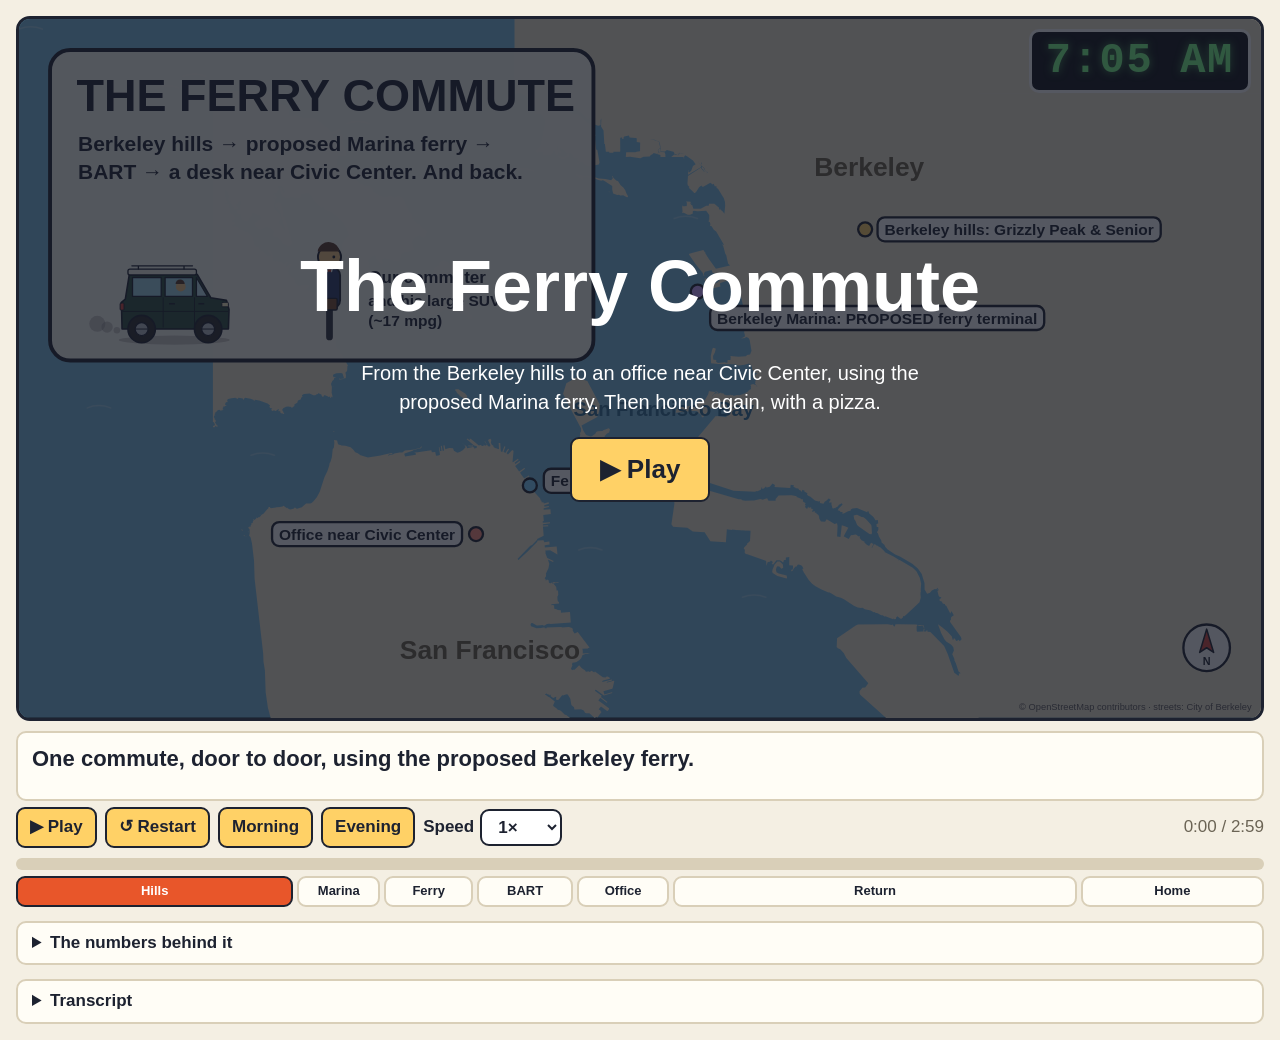
<file: index.html>
<!doctype html>
<html lang="en">
<head>
<meta charset="utf-8">
<meta name="viewport" content="width=device-width, initial-scale=1">
<title>The Ferry Commute</title>
<link rel="stylesheet" href="css/style.css">
</head>
<body>
<main>
  <div class="stagewrap">
    <canvas id="stage" aria-label="Animated cartoon of the Berkeley ferry commute; the transcript below describes every scene"></canvas>
    <div id="hud">
      <div id="clock" aria-live="off">7:05 AM</div>
      <div id="jump" hidden></div>
    </div>
    <div id="card" hidden></div>
    <div id="splash">
      <h1>The Ferry Commute</h1>
      <p>From the Berkeley hills to an office near Civic Center, using the proposed Marina ferry. Then home again, with a pizza.</p>
      <button id="splashPlay">▶ Play</button>
    </div>
  </div>
  <p id="caption" aria-live="polite"></p>
  <div id="controls">
    <button id="play" aria-pressed="false">▶ Play</button>
    <button id="restart">↺ Restart</button>
    <button id="morning">Morning</button>
    <button id="evening">Evening</button>
    <label>Speed
      <select id="speed">
        <option value="0.5">0.5×</option>
        <option value="1" selected>1×</option>
        <option value="1.5">1.5×</option>
        <option value="2">2×</option>
      </select>
    </label>
    <span id="stime"></span>
  </div>
  <div id="track" role="slider" aria-label="Seek"><div id="bar"></div></div>
  <div id="chapters"></div>

  <details>
    <summary>The numbers behind it</summary>
    <table id="inputs"></table>
  </details>
  <details>
    <summary>Transcript</summary>
    <ol id="transcript"></ol>
  </details>
</main>
<script src="js/geo.js"></script>
<script src="js/config.js"></script>
<script src="js/timeline.js"></script>
<script src="js/art.js"></script>
<script src="js/scenes.js"></script>
<script src="js/player.js"></script>
</body>
</html>
</file>
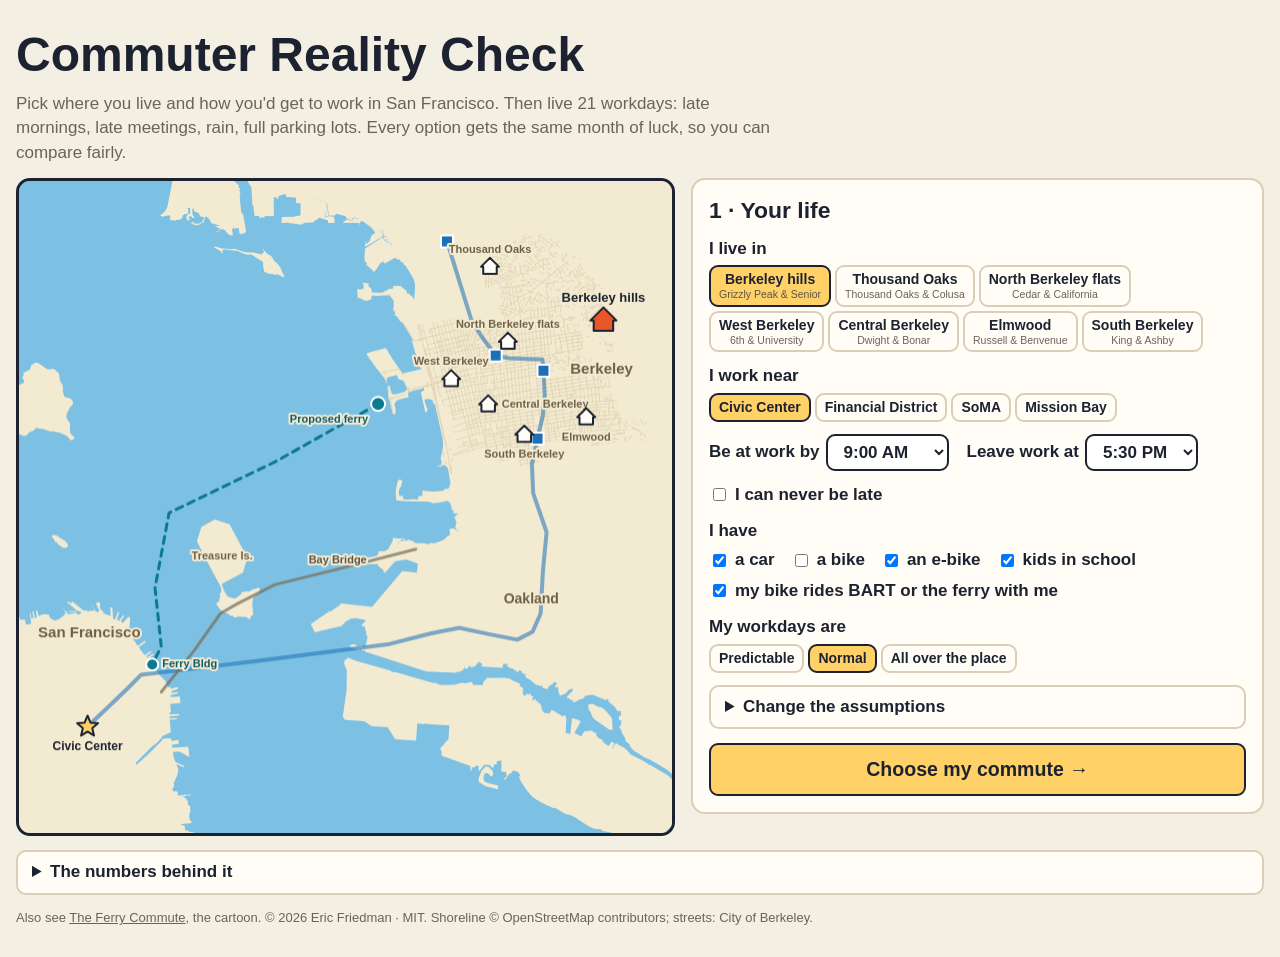
<file: play.html>
<!doctype html>
<html lang="en">
<head>
<meta charset="utf-8">
<meta name="viewport" content="width=device-width, initial-scale=1">
<title>Commuter Reality Check</title>
<link rel="stylesheet" href="css/style.css">
<link rel="stylesheet" href="css/play.css">
</head>
<body>
<main class="play">
  <header class="ptitle">
    <h1>Commuter Reality Check</h1>
    <p>Pick where you live and how you'd get to work in San Francisco. Then live 21 workdays: late mornings, late meetings, rain, full parking lots. Every option gets the same month of luck, so you can compare fairly.</p>
  </header>

  <div class="playgrid">
    <div class="mapwrap">
      <canvas id="map" aria-label="Map of Berkeley and San Francisco. Tap a house to choose where you live."></canvas>
      <div id="hudbar" hidden>
        <span id="hDay">Day 1</span>
        <span id="hCost">$0</span>
        <span id="hHours">0 h</span>
        <span id="hLate">0 late</span>
        <span id="hBad"></span>
      </div>
    </div>

    <div class="panel">
      <!-- STEP 1: your life -->
      <section id="setup">
        <h2>1 · Your life</h2>
        <div class="field"><span class="flabel">I live in</span><div class="seg" id="homeSeg"></div></div>
        <div class="field"><span class="flabel">I work near</span><div class="seg" id="destSeg"></div></div>
        <div class="field row2">
          <label>Be at work by <select id="arrive"></select></label>
          <label>Leave work at <select id="leave"></select></label>
        </div>
        <div class="field"><label class="strict"><input type="checkbox" id="strict"> I can never be late</label></div>
        <div class="field"><span class="flabel">I have</span>
          <div class="checks">
            <label><input type="checkbox" id="hasCar"> a car</label>
            <label><input type="checkbox" id="hasBike"> a bike</label>
            <label><input type="checkbox" id="hasEbike"> an e-bike</label>
            <label><input type="checkbox" id="kids"> kids in school</label>
            <label><input type="checkbox" id="bikeAlong"> my bike rides BART or the ferry with me</label>
          </div>
        </div>
        <div class="field"><span class="flabel">My workdays are</span><div class="seg" id="schedSeg"></div></div>
        <details class="tweaks">
          <summary>Change the assumptions</summary>
          <label>Ferry lot is usually full by <select id="fill"></select></label>
          <label>An hour of my time is worth <output id="votOut"></output><input type="range" id="vot" min="0" max="75" step="5"></label>
          <label><input type="checkbox" id="rainLyft"> When it rains, I take a Lyft instead of biking</label>
        </details>
        <button id="toPick" class="big">Choose my commute →</button>
      </section>

      <!-- STEP 2: pick a strategy -->
      <section id="pick" hidden>
        <h2>2 · How will you get there?</h2>
        <p class="note">Times and costs below are for a day when nothing goes wrong. Ferry options use the <b>proposed</b> Berkeley ferry, which doesn't run yet.</p>
        <div id="cards"></div>
        <button id="backSetup" class="ghost">← Change my life</button>
      </section>

      <!-- STEP 3: the month -->
      <section id="month" hidden>
        <h2 id="mTitle">3 · Your month</h2>
        <div id="cal" aria-label="The month, one square per workday"></div>
        <div id="dayCard" aria-live="polite"></div>
        <div class="mctl">
          <button id="mPlay">❚❚ Pause</button>
          <label>Speed <select id="mSpeed"><option value="0.5">½×</option><option value="1" selected>1×</option><option value="2">2×</option><option value="4">4×</option></select></label>
          <button id="mSkip">Skip to the results →</button>
        </div>
      </section>

      <!-- STEP 4: results -->
      <section id="results" hidden>
        <h2>4 · How the month went</h2>
        <div id="verdict"></div>
        <div id="board"></div>
        <p class="note">Tap any row to replay <b>the same month</b> with that option.</p>
        <div class="rbtns">
          <button id="newMonth">🎲 New month, new luck</button>
          <button id="again" class="ghost">← Change my life</button>
        </div>
      </section>
    </div>
  </div>

  <details>
    <summary>The numbers behind it</summary>
    <div id="assump"></div>
  </details>
  <p class="foot">Also see <a href="https://ericdf.github.io/berkeley-ferry-commute/">The Ferry Commute</a>, the cartoon. © 2026 Eric Friedman · MIT. Shoreline © OpenStreetMap contributors; streets: City of Berkeley.</p>
</main>
<script src="js/geo.js"></script>
<script src="js/play-geo.js"></script>
<script src="js/play-config.js"></script>
<script src="js/play-sim.js"></script>
<script src="js/play-ui.js"></script>
</body>
</html>
</file>
<file: css/style.css>
:root {
  --bg: #f4efe3;
  --ink: #1d2230;
  --panel: #fffdf6;
  --accent: #e8562a;
  --muted: #6b6455;
  --line: #d9cfb8;
}
@media (prefers-color-scheme: dark) {
  :root { --bg: #161a24; --ink: #eef0f5; --panel: #222838; --muted: #a9b0c0; --line: #39415a; }
}
* { box-sizing: border-box; }
body {
  margin: 0;
  background: var(--bg);
  color: var(--ink);
  font: 17px/1.45 "Avenir Next", "Segoe UI", "Helvetica Neue", Arial, sans-serif;
}
main { max-width: 1280px; margin: 0 auto; padding: 16px; overflow-x: hidden; }
main > * { min-width: 0; }
.stagewrap { min-width: 0; position: relative; border-radius: 14px; overflow: hidden; border: 3px solid var(--ink); background: #000; }
canvas { display: block; width: 100%; aspect-ratio: 16 / 9; }

#hud { position: absolute; top: 10px; right: 10px; display: flex; flex-direction: column; align-items: flex-end; gap: 6px; pointer-events: none; }
#clock {
  font: 800 clamp(20px, 3.4vw, 42px)/1 ui-monospace, "SF Mono", Menlo, Consolas, monospace;
  background: #0d0f14; color: #7CFF8A; padding: 8px 14px; border-radius: 10px;
  border: 3px solid #fff; letter-spacing: 0.04em; text-shadow: 0 0 8px rgba(124,255,138,0.6);
}
#jump { background: #ffd166; color: #1d2230; font-weight: 900; font-size: clamp(14px, 2vw, 22px); padding: 4px 10px; border-radius: 8px; border: 3px solid #1d2230; }

#card {
  position: absolute; left: 3%; top: 6%; width: min(560px, 60%); max-height: 88%; overflow: auto;
  background: rgba(255, 253, 246, 0.97); color: #1d2230; border: 4px solid #1d2230; border-radius: 16px;
  padding: 14px 20px; font-size: clamp(12px, 1.45vw, 17px); box-shadow: 6px 6px 0 rgba(0,0,0,0.25);
}
#card h2 { margin: 0 0 6px; font-size: 1.6em; }
#card h3 { margin: 10px 0 2px; font-size: 1.05em; color: #a8401e; }
#card .row { display: flex; justify-content: space-between; gap: 12px; border-bottom: 1px dotted #c9bea4; padding: 2px 0; }
#card .row b { white-space: nowrap; }
#card .row.big { font-size: 1.25em; border-bottom: 2px solid #1d2230; }
#card .row.sub { color: #5b1a9a; font-size: 1.1em; }
#card .row.cold b { color: #1d6fb8; }
#card .def { margin: 6px 0 0; font-size: 0.9em; color: #5c5446; }
#card .sep { height: 8px; }

#splash {
  position: absolute; inset: 0; display: flex; flex-direction: column; align-items: center; justify-content: center; text-align: center;
  background: rgba(20, 24, 36, 0.72); color: #fff; padding: 16px;
}
#splash[hidden] { display: none; }
#splash h1 { margin: 0; font-size: clamp(28px, 6vw, 72px); }
#splash p { max-width: 640px; font-size: clamp(14px, 2vw, 20px); }
#splash button { font-size: clamp(18px, 2.4vw, 26px); padding: 12px 28px; }

#caption {
  min-height: 3.2em; margin: 10px 0 6px; padding: 10px 14px; background: var(--panel); border: 2px solid var(--line);
  border-radius: 10px; font-size: clamp(16px, 1.9vw, 22px); font-weight: 600;
}
#controls { display: flex; flex-wrap: wrap; gap: 8px; align-items: center; }
button, select {
  font: inherit; font-weight: 700; color: #1d2230; background: #ffd166; border: 2px solid #1d2230; border-radius: 9px;
  padding: 6px 12px; cursor: pointer;
}
button:hover { filter: brightness(1.05); }
button:focus-visible, select:focus-visible { outline: 3px solid var(--accent); outline-offset: 2px; }
select { background: #fff; }
label { font-weight: 700; display: flex; gap: 6px; align-items: center; }
#stime { margin-left: auto; font-variant-numeric: tabular-nums; color: var(--muted); }
#track { height: 12px; background: var(--line); border-radius: 6px; margin: 10px 0 6px; cursor: pointer; overflow: hidden; }
#bar { height: 100%; width: 0; background: var(--accent); }
#chapters { display: flex; gap: 4px; }
.chap { flex: 1 1 0; min-width: 0; padding: 4px 2px; font-size: 13px; background: var(--panel); color: var(--ink); border: 2px solid var(--line); overflow: hidden; text-overflow: ellipsis; white-space: nowrap; }
.chap.on { background: var(--accent); color: #fff; border-color: var(--ink); }
details { margin-top: 14px; background: var(--panel); border: 2px solid var(--line); border-radius: 10px; padding: 8px 14px; }
summary { font-weight: 800; cursor: pointer; }
table { border-collapse: collapse; width: 100%; margin-top: 8px; font-size: 15px; }
th, td { text-align: left; vertical-align: top; padding: 4px 8px; border-bottom: 1px solid var(--line); }
th { width: 34%; }
#transcript { font-size: 15px; padding-left: 1.4em; }
#transcript i { color: var(--muted); }

@media (max-width: 700px) {
  main { padding: 8px 16px; }
  .stagewrap { border-width: 2px; }
  /* the card moves below the picture so it never covers the route */
  #card { position: static; width: auto; max-height: none; border-radius: 0; border-width: 0 0 3px; box-shadow: none; font-size: 15px; }
  .stagewrap { display: flex; flex-direction: column; }
  /* the clock gets its own strip above the picture so it never covers the route */
  #hud { position: static; order: -1; flex-direction: row-reverse; justify-content: flex-start; align-items: center; padding: 6px; background: #0d0f14; }
  #clock { padding: 4px 8px; border-width: 2px; }
  .chap { font-size: 11px; flex-grow: 1 !important; }
  #card .row { flex-wrap: wrap; }
  #card .row b { white-space: normal; margin-left: auto; text-align: right; }
  #stime { width: 100%; margin-left: 0; }
}
</file>
<file: css/play.css>
/* Commuter Reality Check — layered on css/style.css (same palette and buttons) */
.play .ptitle h1 { margin: 4px 0 2px; font-size: clamp(28px, 5vw, 48px); }
.play .ptitle p { margin: 0 0 12px; max-width: 760px; color: var(--muted); }

.playgrid { display: grid; grid-template-columns: minmax(0, 1.15fr) minmax(0, 1fr); gap: 16px; align-items: start; }
@media (max-width: 860px) { .playgrid { grid-template-columns: 1fr; } }

.mapwrap { position: sticky; top: 8px; border: 3px solid var(--ink); border-radius: 14px; overflow: hidden; background: #7cc0e3; }
@media (max-width: 860px) { .mapwrap { position: relative; top: 0; } }
#map { display: block; width: 100%; aspect-ratio: 1 / 1; cursor: pointer; }
@media (max-width: 860px) { #map { aspect-ratio: 4 / 3; } }

#hudbar { display: flex; flex-wrap: wrap; gap: 6px 14px; padding: 8px 12px; background: #0d0f14; color: #7CFF8A;
  font: 700 clamp(14px, 1.8vw, 18px)/1.2 ui-monospace, "SF Mono", Menlo, Consolas, monospace; }
#hudbar[hidden] { display: none; }
#hBad { color: #ff8a7a; }

.panel { background: var(--panel); border: 2px solid var(--line); border-radius: 14px; padding: 12px 16px 16px; min-width: 0; }
.panel h2 { margin: 2px 0 10px; font-size: 1.35em; }
.panel section[hidden] { display: none; }

.field { margin: 0 0 12px; }
.flabel { display: block; font-weight: 800; margin-bottom: 4px; }
.row2 { display: flex; flex-wrap: wrap; gap: 8px 18px; }
.seg { display: flex; flex-wrap: wrap; gap: 6px; }
.seg { gap: 4px; }
.seg button { background: var(--panel); color: var(--ink); border-color: var(--line); font-weight: 700; font-size: 14px; padding: 4px 8px; line-height: 1.2; }
.seg button small { display: block; font-weight: 500; font-size: 0.75em; color: var(--muted); }
.seg button.on { background: #ffd166; color: #1d2230; border-color: #1d2230; }
.seg button.on small { color: #5c5446; }
.checks { display: flex; flex-wrap: wrap; gap: 6px 16px; }
.checks label, .tweaks label { font-weight: 600; }
.tweaks { margin: 4px 0 14px; }
.tweaks label { display: flex; flex-wrap: wrap; align-items: center; gap: 6px 10px; margin: 8px 0; }
.tweaks input[type=range] { flex: 1 1 160px; }
.tweaks output { font-weight: 800; min-width: 3.5em; }

button.big { font-size: 1.15em; padding: 10px 18px; width: 100%; }
button.ghost { background: transparent; color: var(--ink); border-color: var(--line); }
.note { color: var(--muted); font-size: 0.92em; margin: 0 0 10px; }

#cards { display: grid; gap: 8px; margin-bottom: 12px; }
.scard { display: grid; grid-template-columns: 1fr auto; gap: 2px 10px; text-align: left; width: 100%;
  background: #fff; color: #1d2230; border: 2px solid #1d2230; border-radius: 12px; padding: 10px 12px; }
.scard .sl { font-weight: 800; font-size: 1.05em; }
.scard .sm { color: #5c5446; font-weight: 600; font-size: 0.9em; }
.scard .sv { grid-row: 1 / span 2; grid-column: 2; align-self: center; font-weight: 800; text-align: right; font-size: 0.95em; }
.scard.ferry { border-left: 10px solid #0b7a8f; }
.scard.bart { border-left: 10px solid #1d6fb8; }
.scard.car { border-left: 10px solid #e8562a; }

#cal { display: grid; grid-template-columns: repeat(7, 1fr); gap: 4px; margin-bottom: 10px; }
#cal .dsq { aspect-ratio: 1.6 / 1; border-radius: 6px; border: 2px solid var(--line); background: transparent;
  font: 700 12px/1 ui-monospace, Menlo, monospace; display: flex; align-items: center; justify-content: center; color: var(--muted); padding: 0; }
#cal .dsq.ok { background: #bfe7c6; border-color: #2a9d4b; color: #1d4d27; }
#cal .dsq.meh { background: #ffe3a3; border-color: #c98a00; color: #6b4a00; }
#cal .dsq.bad { background: #ffc1b5; border-color: #c0392b; color: #7a1d12; }
#cal .dsq.now { outline: 3px solid var(--ink); outline-offset: 1px; }

#dayCard { min-height: 9.5em; background: #fff; color: #1d2230; border: 2px solid #1d2230; border-radius: 12px; padding: 8px 12px; margin-bottom: 10px; }
#dayCard h3 { margin: 2px 0 6px; font-size: 1.05em; }
#dayCard ul { list-style: none; margin: 0; padding: 0; font-size: 0.95em; }
#dayCard li { padding: 2px 0; display: grid; grid-template-columns: 5.2em 1fr; gap: 6px; }
#dayCard li time { font: 600 0.85em/1.6 ui-monospace, Menlo, monospace; color: #6b6455; }
#dayCard li.bad { color: #a8261a; font-weight: 700; }
#dayCard li.good { color: #1d6b33; }
#dayCard .dsum { margin-top: 6px; font-weight: 800; border-top: 1px dotted #c9bea4; padding-top: 4px; }
.mctl { display: flex; flex-wrap: wrap; gap: 8px; align-items: center; }

#verdict { font-size: 1.05em; margin-bottom: 10px; }
#verdict .vbig { font-size: 1.25em; font-weight: 800; display: block; margin-bottom: 4px; }
#verdict .vhome { font-size: 1.15em; display: block; margin-bottom: 6px; }
#verdict .vhome b { font-size: 1.15em; color: #ffd166; }
#verdict .vferry { display: block; margin: 0 0 10px; padding: 10px 14px; border-radius: 10px; font-size: 1.3em; font-weight: 900; line-height: 1.25; }
#verdict .vferry.no { background: #ffd166; color: #1d2230; border: 3px solid #1d2230; }
#verdict .vferry.yes { background: rgba(11, 122, 143, 0.25); border: 2px solid #0b7a8f; }
#verdict .vseats { display: block; margin: 0 0 10px; font-weight: 700; }
#verdict .vwalk { display: block; margin-bottom: 6px; font-size: 0.9em; opacity: 0.8; }
#verdict .vlate { display: block; margin-bottom: 6px; color: #ff7a66; font-weight: 800; }
#board .home { white-space: nowrap; font-variant-numeric: tabular-nums; }
#board th .sub { font-weight: 600; font-size: 0.8em; opacity: 0.75; }
label.strict { font-weight: 800; }
#board table { font-size: 14px; margin: 0 0 6px; }
#board th { width: auto; font-size: 12px; color: var(--muted); }
#board td, #board th { padding: 4px 6px; }
#board tr.row { cursor: pointer; }
#board tr.row:hover td { background: rgba(255, 209, 102, 0.25); }
#board tr.mine td { background: rgba(232, 86, 42, 0.14); font-weight: 800; }
#board .bar { height: 8px; border-radius: 4px; background: var(--accent); margin-top: 3px; }
#board .bar.t { background: #1d6fb8; }
#board .flag { color: #c0392b; font-weight: 800; white-space: nowrap; }
#board .num { text-align: right; white-space: nowrap; font-variant-numeric: tabular-nums; }
.rbtns { display: flex; flex-wrap: wrap; gap: 8px; }

#assump table { font-size: 14px; }
#assump td:first-child { width: 42%; font-weight: 700; }
#assump .tag { color: var(--muted); font-size: 0.85em; }
.foot { color: var(--muted); font-size: 13px; margin-top: 14px; }
.foot a { color: inherit; }

@media (max-width: 520px) {
  #board .hide-s { display: none; }
  #dayCard li { grid-template-columns: 4.6em 1fr; }
}
</file>
